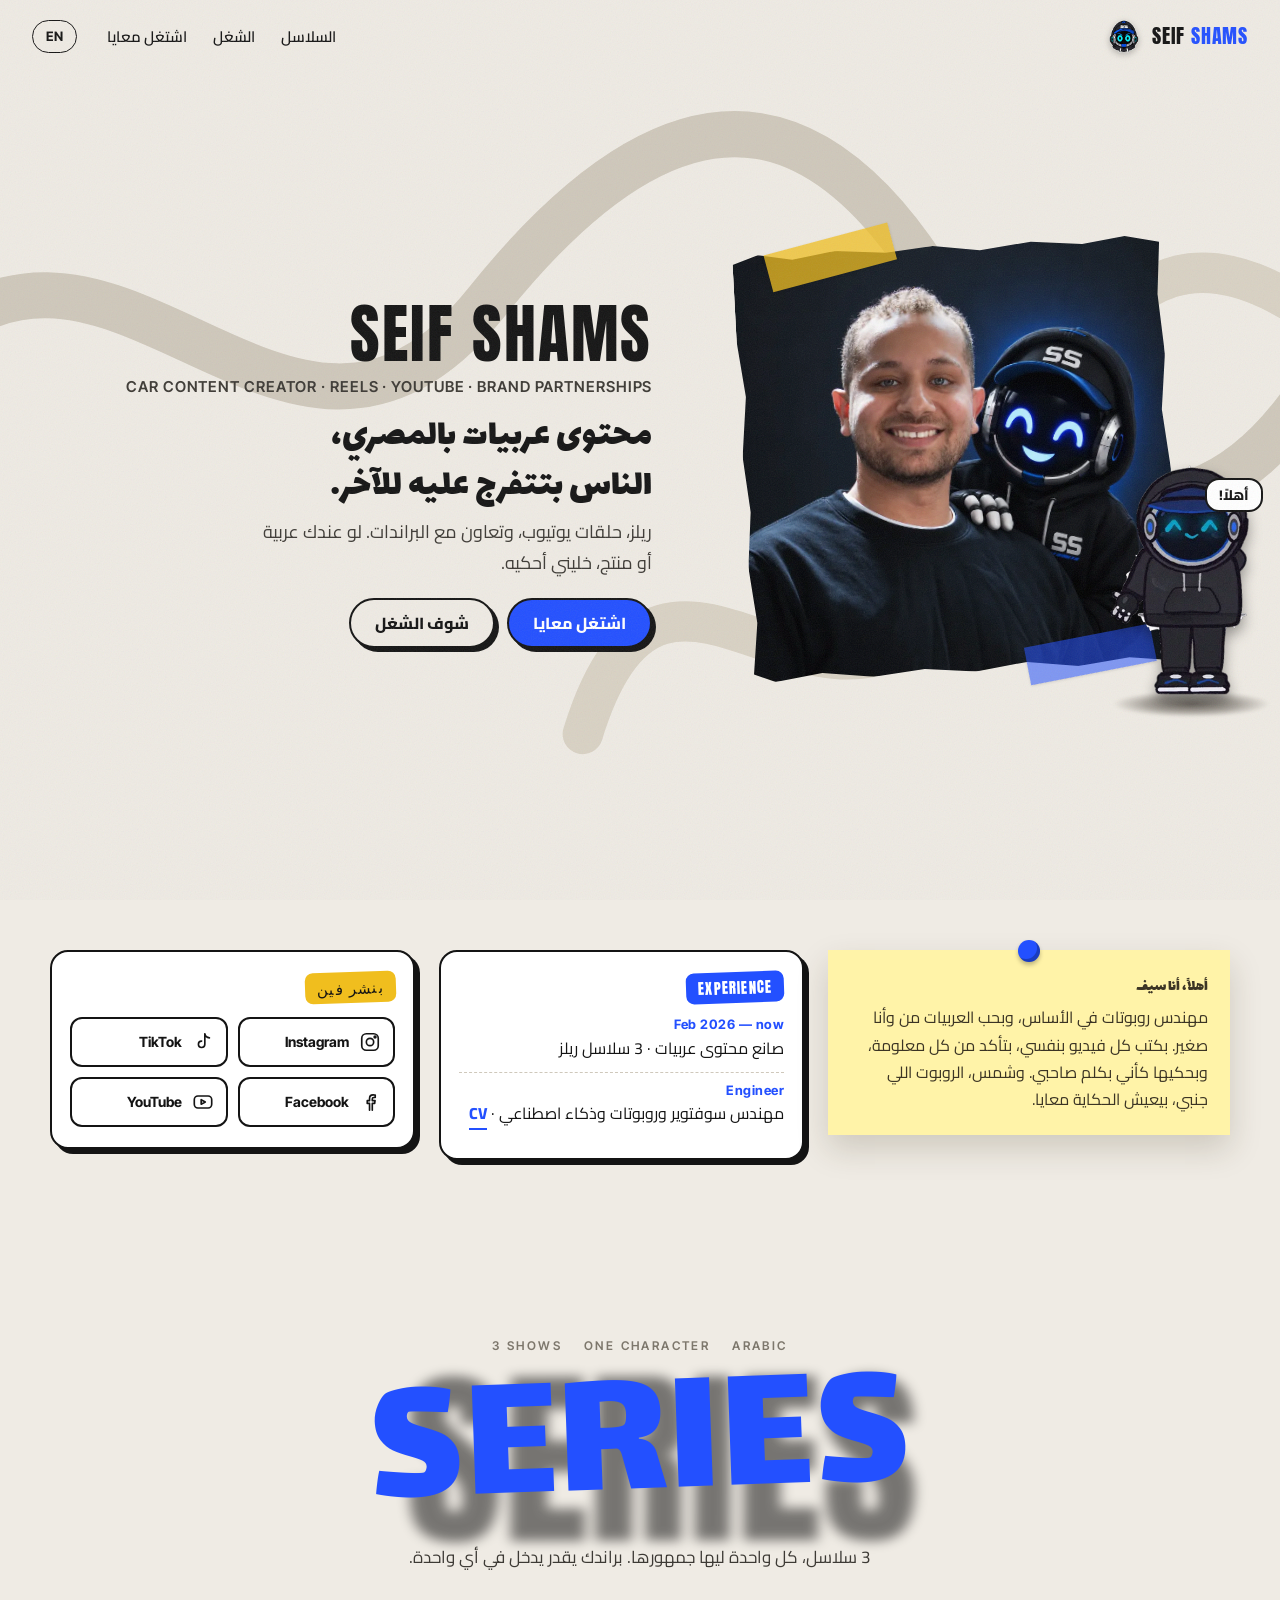
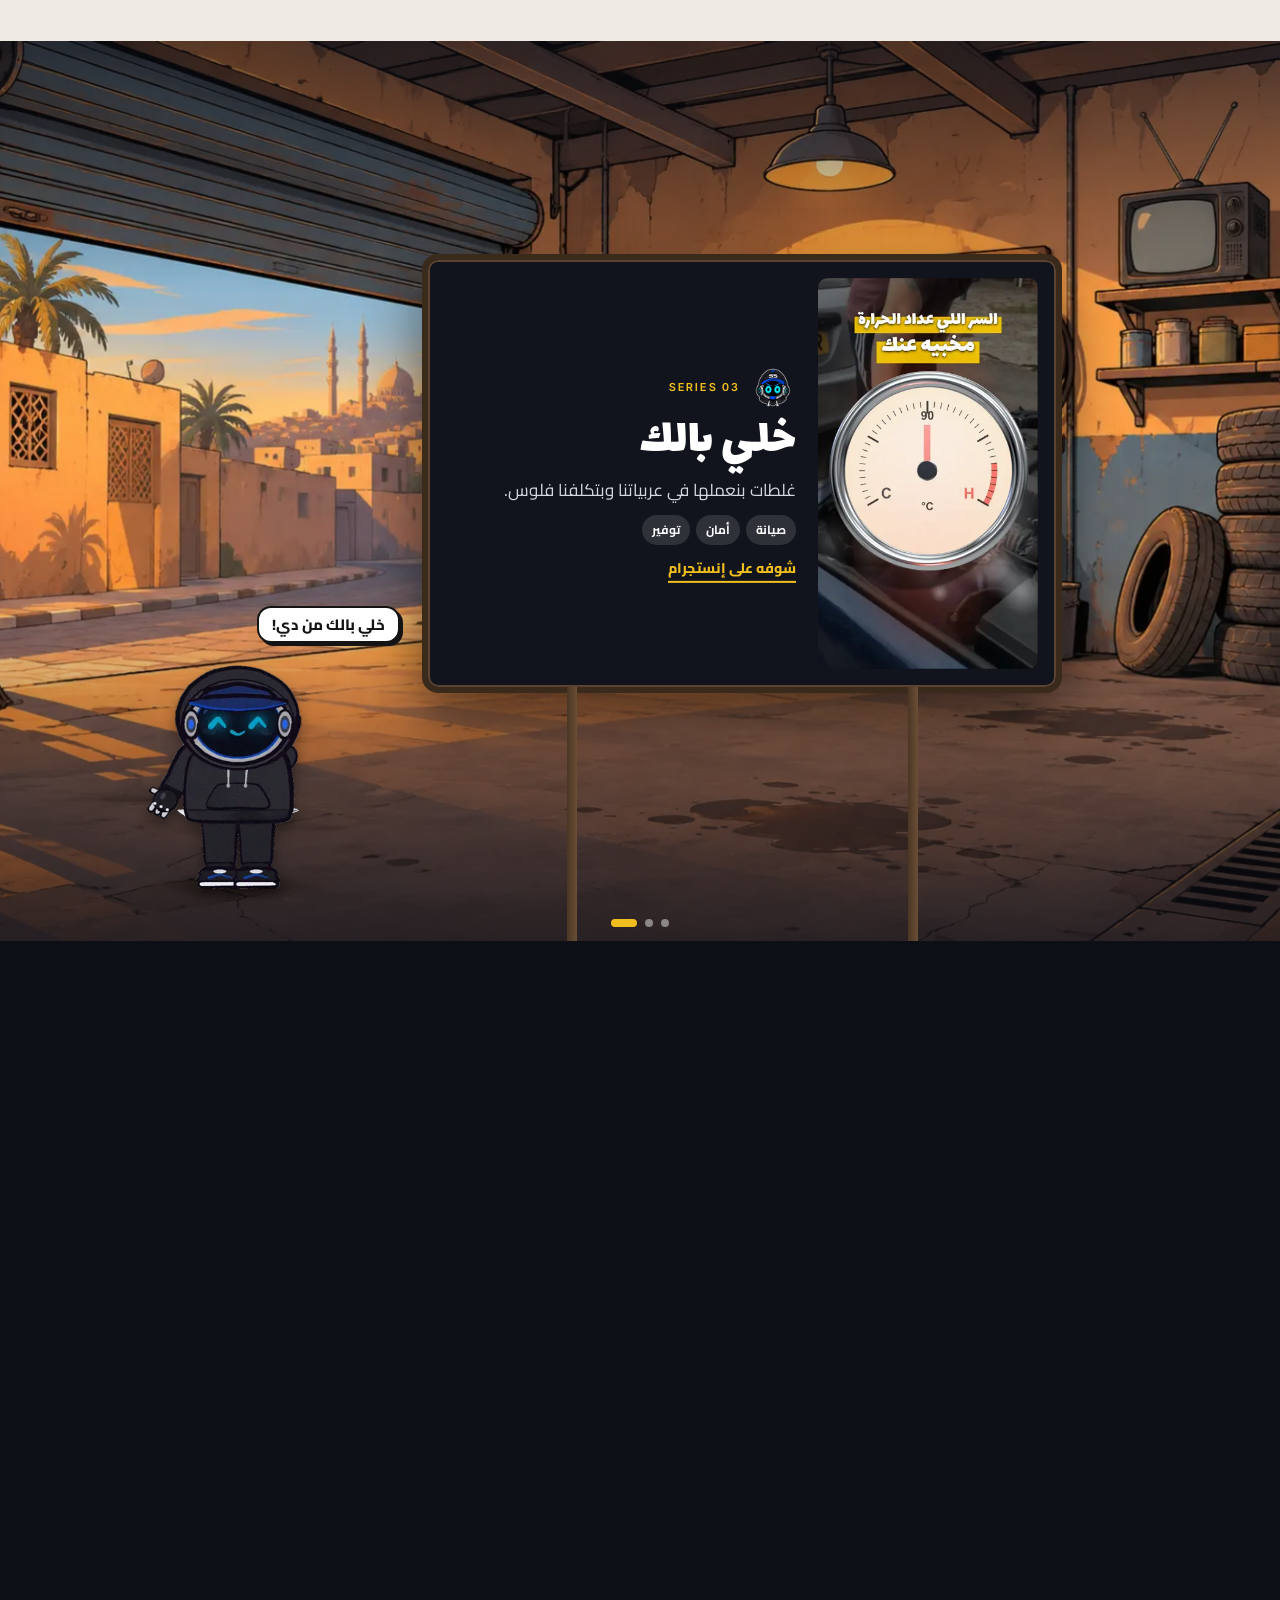
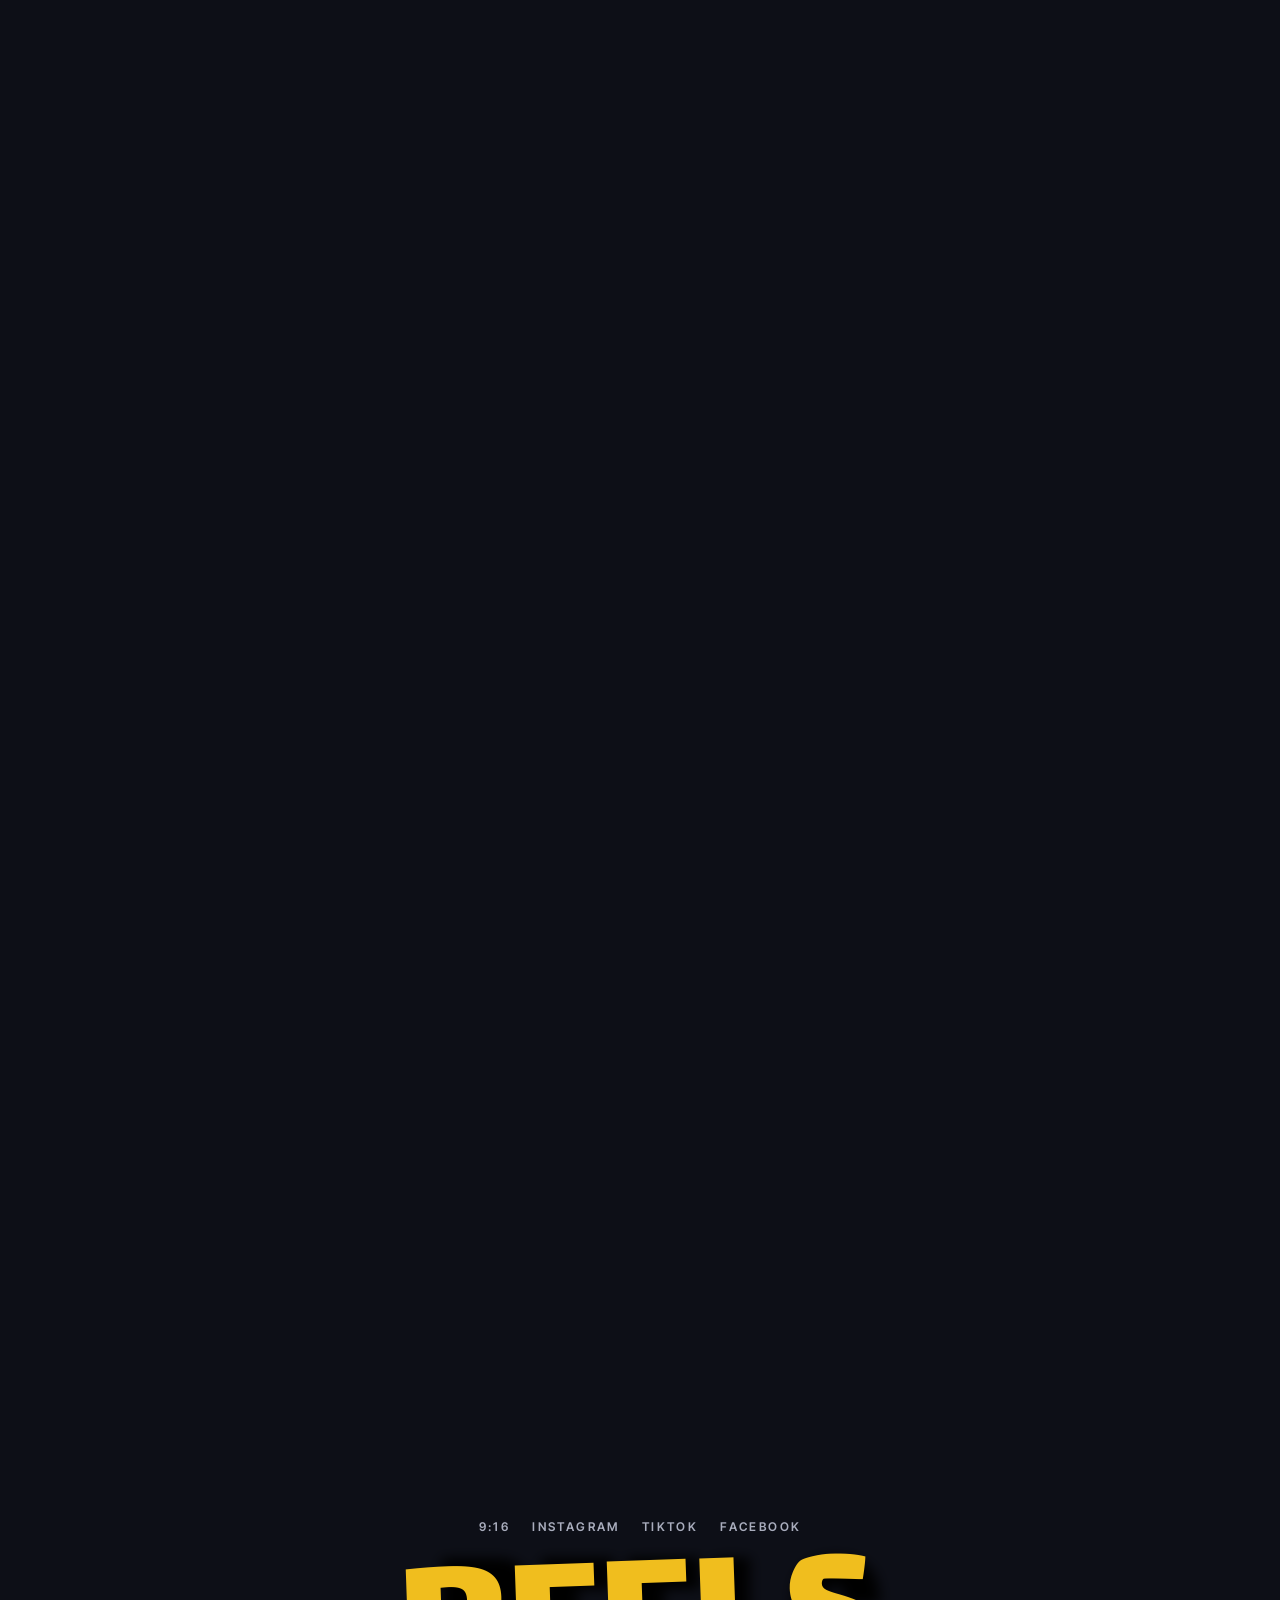
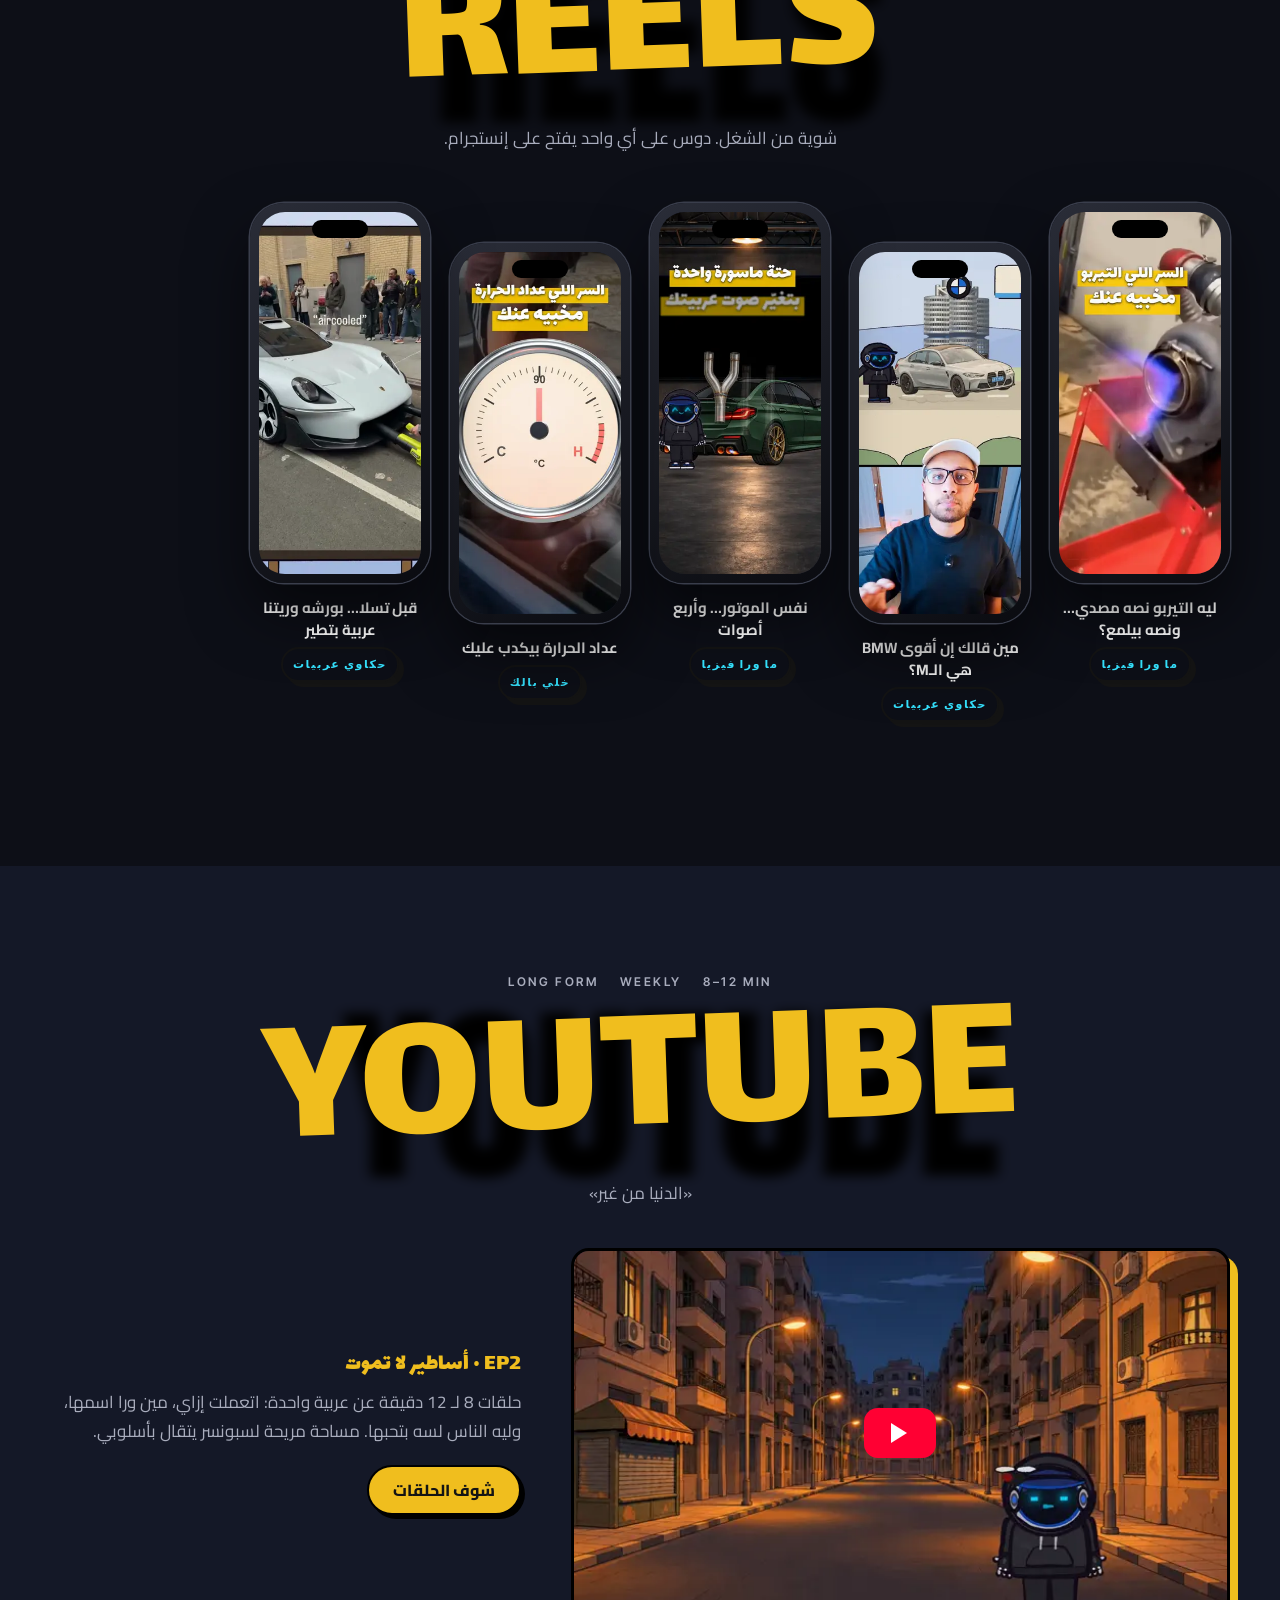
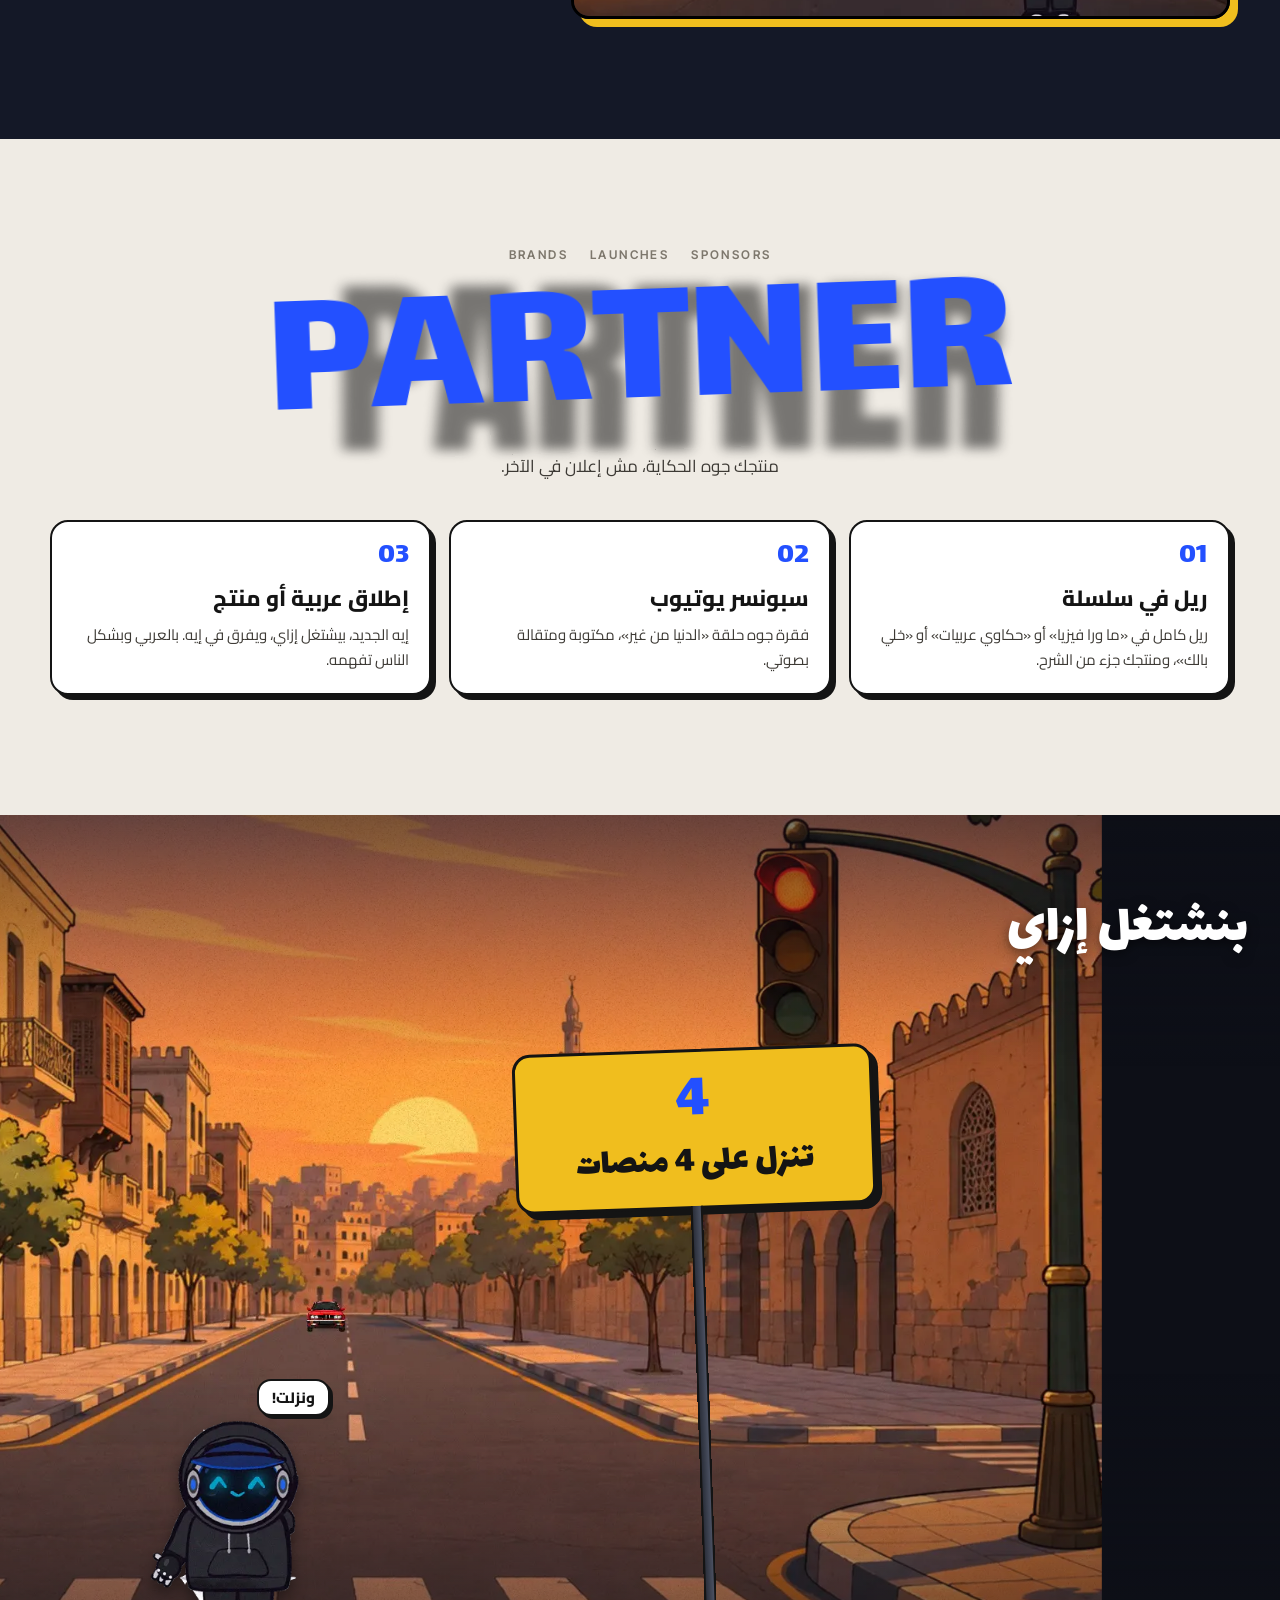
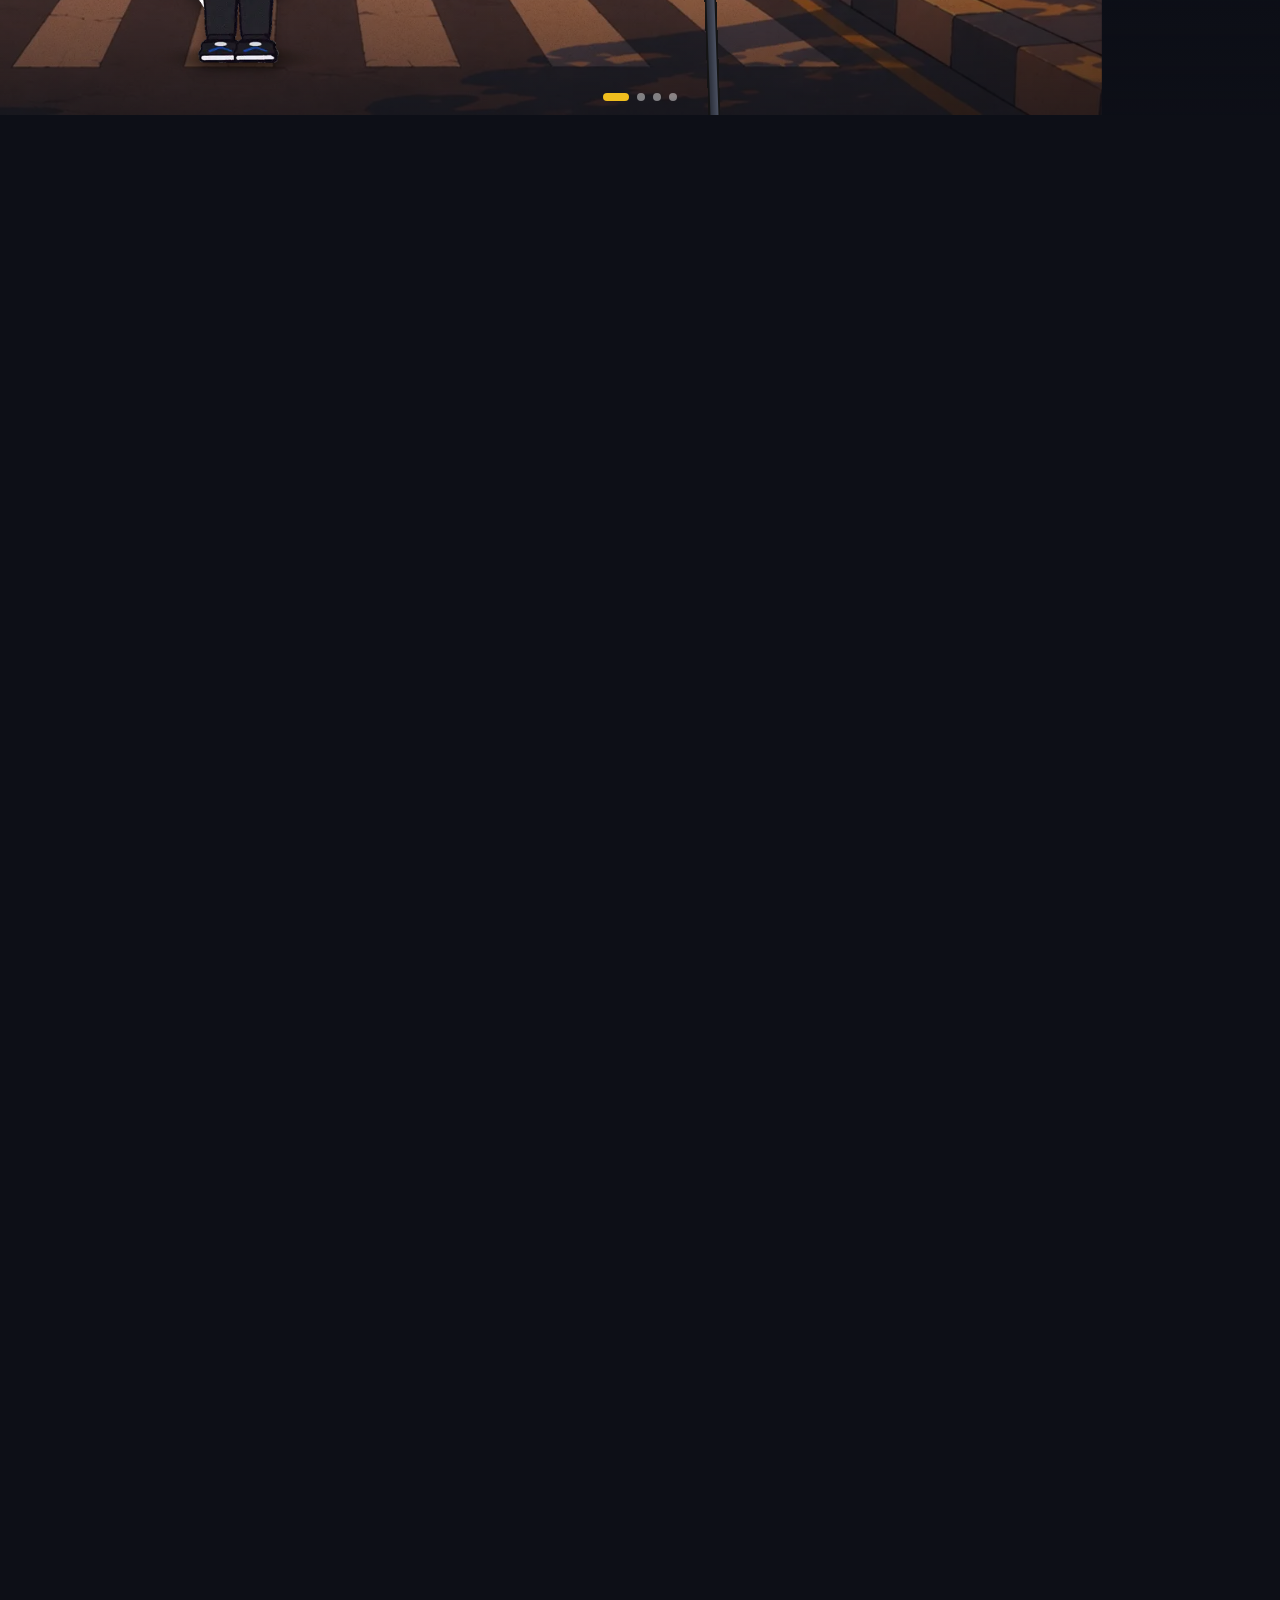
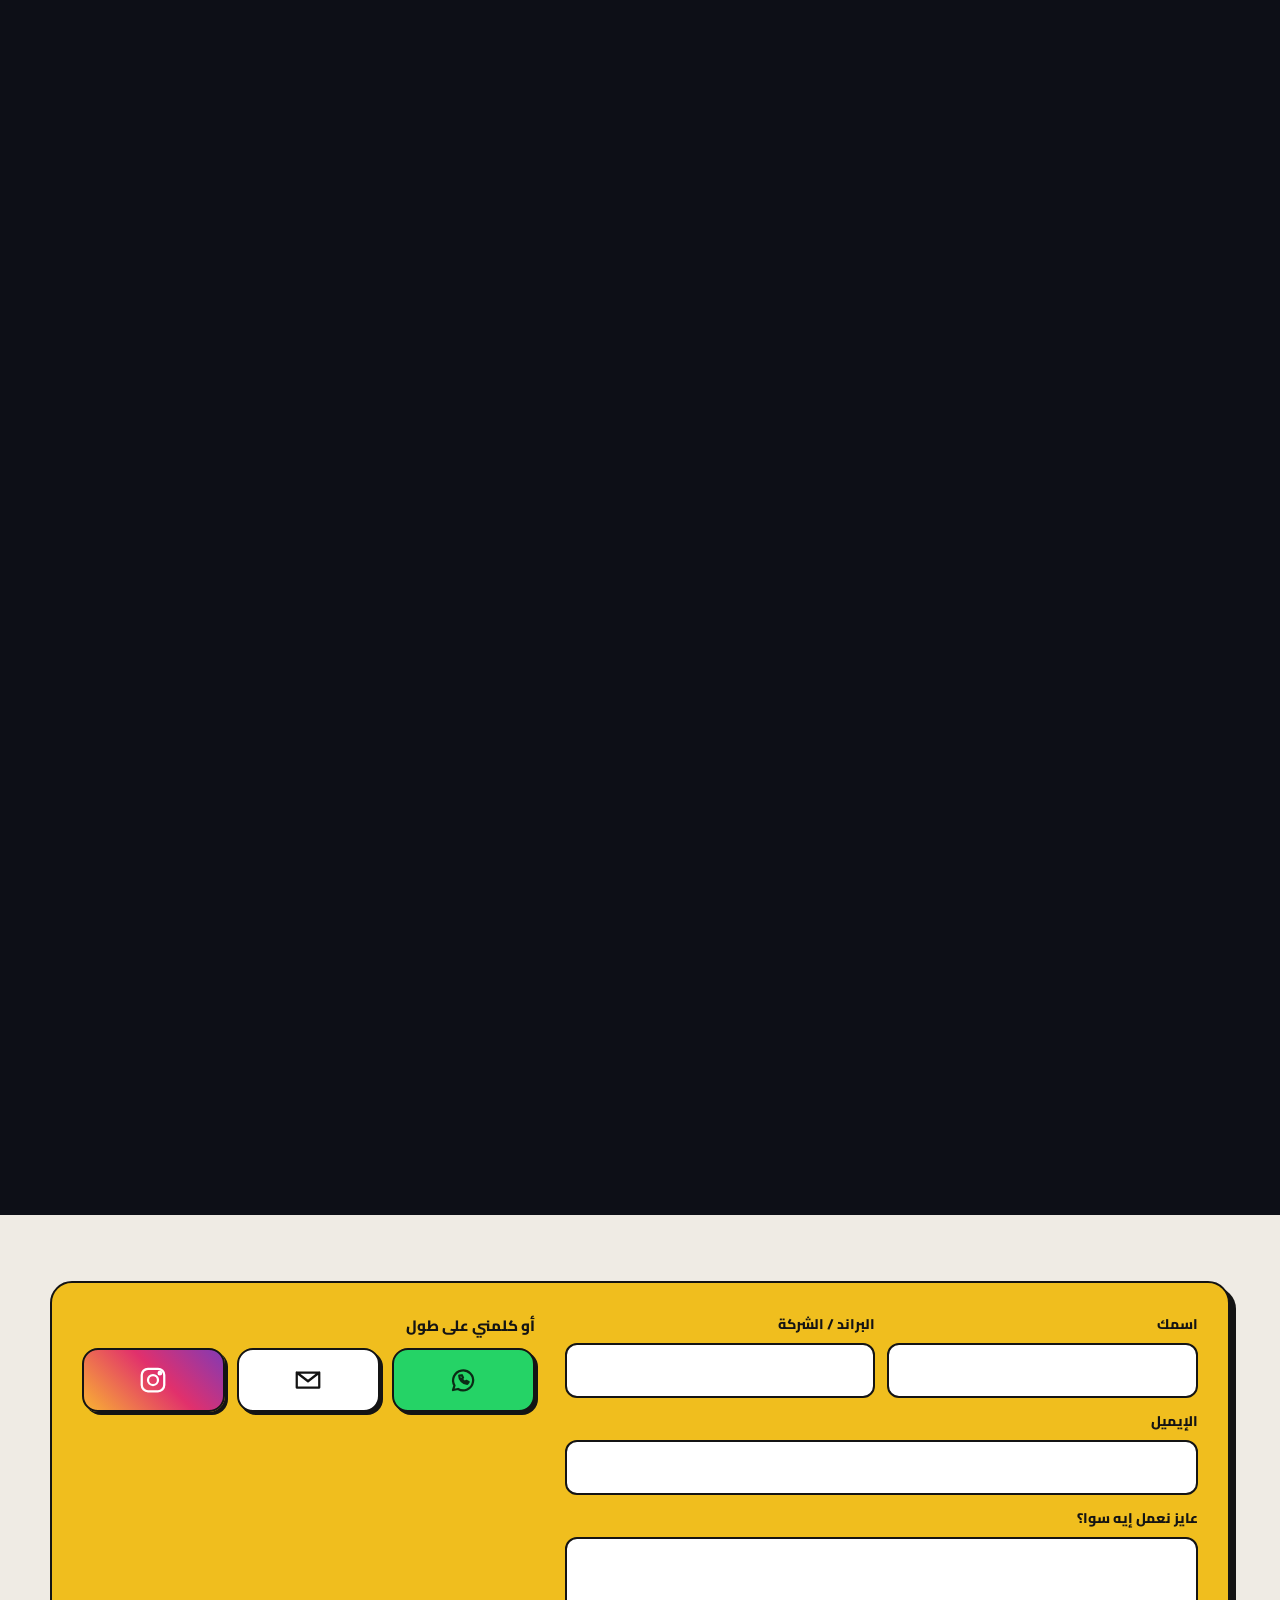
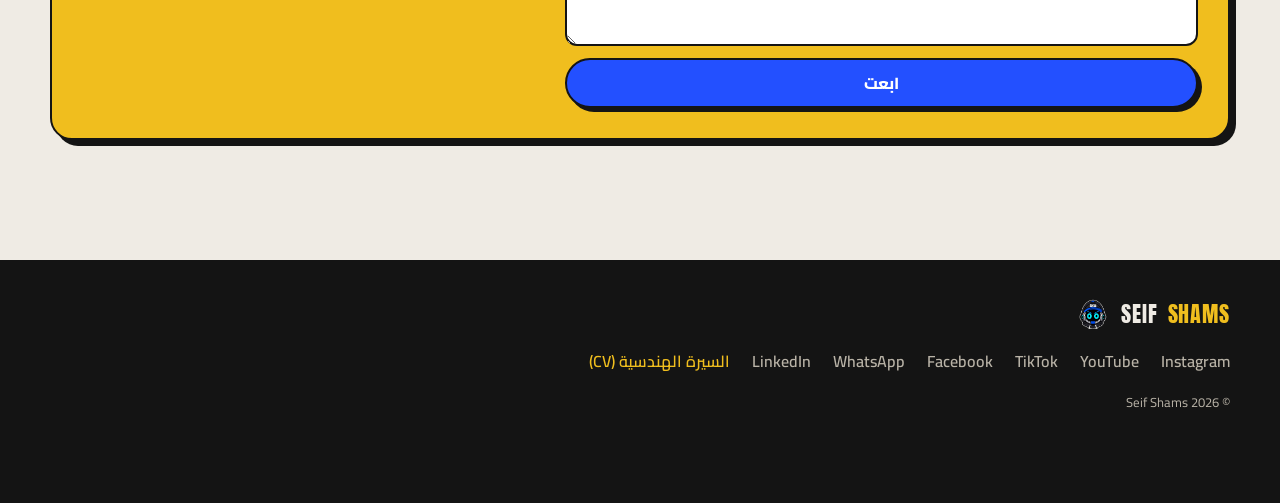
<file: index.html>
<!doctype html>
<html lang="ar" dir="rtl">
<head>
<meta charset="utf-8">
<meta name="viewport" content="width=device-width,initial-scale=1,viewport-fit=cover">
<title>Seif Shams — Portfolio</title>
<meta name="description" content="سيف شمس — محتوى عربيات بالمصري: ريلز، يوتيوب، وتعاون مع البراندات. Car content in Egyptian Arabic: reels, YouTube and brand partnerships.">
<meta name="theme-color" content="#efebe4">
<link rel="canonical" href="https://www.seifshams.com/">
<meta property="og:type" content="website">
<meta property="og:url" content="https://www.seifshams.com/">
<meta property="og:title" content="Seif Shams — Portfolio">
<meta property="og:description" content="محتوى عربيات بالمصري · Reels · YouTube · Brand partnerships">
<meta property="og:image" content="https://www.seifshams.com/assets/og.jpg">
<meta name="twitter:card" content="summary_large_image">
<link rel="icon" type="image/png" href="assets/favicon.png">
<link rel="apple-touch-icon" href="assets/apple-touch-icon.png">
<link rel="preload" as="image" href="assets/seif.webp" fetchpriority="high">
<link rel="preload" as="image" href="assets/sp_walk.webp">
<link rel="preconnect" href="https://fonts.googleapis.com">
<link rel="preconnect" href="https://fonts.gstatic.com" crossorigin>
<link href="https://fonts.googleapis.com/css2?family=Permanent+Marker&family=Anton&family=Lalezar&family=Cairo:wght@400;600;800&family=Inter+Tight:wght@400;600;800&display=swap" rel="stylesheet">
<link rel="stylesheet" href="style.css?v=12">
<script>document.documentElement.classList.add('js')</script>
</head>
<body>

<div class="grain" aria-hidden="true"></div>

<header class="bar">
  <a class="bar__brand" href="#top" aria-label="Seif Shams">
    <img src="assets/emblem.webp" alt="" width="40" height="40">
    <span>SEIF <b>SHAMS</b></span>
  </a>
  <nav class="bar__nav">
    <a href="#series" data-i18n="nav_series">السلاسل</a>
    <a href="#reels" data-i18n="nav_work">الشغل</a>
    <a href="#partner" data-i18n="nav_partner">اشتغل معايا</a>
  </nav>
  <button class="lang" id="lang" type="button" aria-label="Language">EN</button>
</header>

<main id="top">

<!-- 00 · COVER -->
<section class="cover" id="cover">
  <svg class="scribble s1" viewBox="0 0 600 200" aria-hidden="true"><path d="M10 120 C 90 20, 160 190, 240 90 S 380 10, 430 110 S 560 170, 590 60"/></svg>
  <svg class="scribble s2" viewBox="0 0 400 300" aria-hidden="true"><path d="M20 250 C 60 120, 140 300, 200 160 S 300 20, 380 90"/></svg>

  <div class="cover__stage">
    <figure class="photo">
      <img src="assets/seif.webp" alt="Seif Shams with Shams" width="800" height="800" fetchpriority="high">
      <span class="tape tape--a"></span><span class="tape tape--b"></span>
    </figure>
    <div class="shams" id="shams">
      <div class="shams__bubble" data-i18n="bubble_hi">أهلاً!</div>
      <span class="ground"></span>
      <div class="sprite" id="coverSprite"></div>
    </div>
  </div>

  <div class="cover__id">
    <h1 class="cover__name">SEIF SHAMS</h1>
    <p class="cover__role">Car Content Creator · Reels · YouTube · Brand Partnerships</p>
    <p class="cover__line" data-i18n="cover_line">محتوى عربيات بالمصري، الناس بتتفرج عليه للآخر.</p>
    <p class="cover__sub" data-i18n="cover_sub">ريلز، حلقات يوتيوب، وتعاون مع البراندات. لو عندك عربية أو منتج، خليني أحكيه.</p>
    <div class="cover__cta">
      <a class="btn btn--blue" href="#partner" data-i18n="cta_work">اشتغل معايا</a>
      <a class="btn btn--ink" href="#series" data-i18n="cta_see">شوف الشغل</a>
    </div>
  </div>
</section>

<!-- 01 · ABOUT -->
<section class="hello" id="about">
  <div class="wrap hello__grid">
    <div class="note reveal">
      <span class="pin"></span>
      <p class="note__hi" data-i18n="hello_hi">أهلاً، أنا سيف</p>
      <p data-i18n="hello_p">مهندس روبوتات في الأساس، وبحب العربيات من وأنا صغير. بكتب كل فيديو بنفسي، بتأكد من كل معلومة، وبحكيها كأني بكلم صاحبي. وشمس، الروبوت اللي جنبي، بيعيش الحكاية معايا.</p>
    </div>

    <div class="block reveal">
      <h3 class="tag tag--blue">EXPERIENCE</h3>
      <ul class="xp">
        <li><b>Feb 2026 — now</b><span data-i18n="xp_1">صانع محتوى عربيات · 3 سلاسل ريلز</span></li>
        <li><b>Engineer</b><span><span data-i18n="xp_3">مهندس سوفتوير وروبوتات وذكاء اصطناعي</span> · <a href="/seif.shams-resume.pdf" target="_blank" rel="noopener">CV</a></span></li>
      </ul>
    </div>

    <div class="block reveal">
      <h3 class="tag tag--yellow" data-i18n="where_h">بنشر فين</h3>
      <ul class="where">
        <li><a href="https://www.instagram.com/seif.shamss/" target="_blank" rel="noopener"><svg viewBox="0 0 24 24"><rect x="3" y="3" width="18" height="18" rx="5"/><circle cx="12" cy="12" r="4"/><circle cx="17.5" cy="6.5" r="1"/></svg><span>Instagram</span></a></li>
        <li><a href="https://www.tiktok.com/@seif.shamss5" target="_blank" rel="noopener"><svg viewBox="0 0 24 24"><path d="M14 3v11.5a3.5 3.5 0 1 1-3.5-3.5M14 3c.5 2.6 2.2 4.2 5 4.5"/></svg><span>TikTok</span></a></li>
        <li><a href="https://www.facebook.com/share/1BhuEBt1Fe/" target="_blank" rel="noopener"><svg viewBox="0 0 24 24"><path d="M14.5 21v-7.5h2.6l.4-3h-3V8.6c0-.9.3-1.5 1.6-1.5h1.6V4.4c-.3 0-1.2-.1-2.3-.1-2.3 0-3.9 1.4-3.9 4v2.2H9v3h2.5V21"/></svg><span>Facebook</span></a></li>
        <li><a href="https://www.youtube.com/@seif.shamss" target="_blank" rel="noopener"><svg viewBox="0 0 24 24"><rect x="2.5" y="5.5" width="19" height="13" rx="4"/><path d="M10 9.5v5l4.5-2.5z"/></svg><span>YouTube</span></a></li>
      </ul>
    </div>
  </div>
</section>


<!-- 02 · SERIES — Shams walks through each show's world -->
<section class="paper paper--title" id="series">
  <div class="wrap">
    <div class="title title--ink reveal">
      <div class="title__line"><span>3 SHOWS</span><span>ONE CHARACTER</span><span>ARABIC</span></div>
      <h2 class="big" data-t="SERIES">SERIES</h2>
      <p class="title__sub" data-i18n="series_sub">3 سلاسل، كل واحدة ليها جمهورها. براندك يقدر يدخل في أي واحدة.</p>
    </div>
  </div>
</section>
<section class="scene scene--series" id="seriesScene" data-scene="series">
  <div class="scene__pin">
    <div class="scene__bgs">
      <img class="scene__bg on" src="assets/s_physics.webp" alt="">
      <img class="scene__bg" src="assets/s_hakawi.webp" alt="">
      <img class="scene__bg" src="assets/s_careful.webp" alt="">
    </div>
    <div class="scene__shade"></div>
    <div class="scene__track" id="seriesTrack"></div>
    <div class="actor" data-actor>
          <div class="actor__bubble"></div>
          <span class="ground"></span>
          <div class="sprite"></div>
        </div>
    <div class="scene__dots"><i class="on"></i><i></i><i></i></div>
  </div>
</section>

<!-- 03 · REELS -->
<section class="dark" id="reels">
  <div class="wrap">
    <div class="title reveal">
      <div class="title__line"><span>9:16</span><span>INSTAGRAM</span><span>TIKTOK</span><span>FACEBOOK</span></div>
      <h2 class="big" data-t="REELS">REELS</h2>
      <p class="title__sub" data-i18n="reels_sub">شوية من الشغل. دوس على أي واحد يفتح على إنستجرام.</p>
    </div>
  </div>
  <div class="phones" id="phones"></div>
</section>

<!-- 04 · YOUTUBE -->
<section class="dark dark--2" id="youtube">
  <div class="wrap">
    <div class="title reveal">
      <div class="title__line"><span>LONG FORM</span><span>WEEKLY</span><span>8–12 MIN</span></div>
      <h2 class="big" data-t="YOUTUBE">YOUTUBE</h2>
      <p class="title__sub">«الدنيا من غير»</p>
    </div>
    <div class="yt">
      <a class="tv reveal" href="https://www.youtube.com/@seif.shamss" target="_blank" rel="noopener" aria-label="YouTube">
        <div class="tv__screen">
          <video data-lazy muted loop playsinline preload="none" poster="assets/yt_ep2.webp">
            <source data-src="assets/yt_ep2.mp4" type="video/mp4">
          </video>
          <span class="tv__play"></span>
        </div>
      </a>
      <div class="yt__text reveal">
        <p class="yt__ep">EP2 · أساطير لا تموت</p>
        <p data-i18n="yt_p">حلقات 8 لـ 12 دقيقة عن عربية واحدة: اتعملت إزاي، مين ورا اسمها، وليه الناس لسه بتحبها. مساحة مريحة لسبونسر يتقال بأسلوبي.</p>
        <a class="btn btn--yellow" href="https://www.youtube.com/@seif.shamss" target="_blank" rel="noopener" data-i18n="yt_cta">شوف الحلقات</a>
      </div>
    </div>
  </div>
</section>

<!-- 05 · PARTNER -->
<section class="paper paper--work" id="partner">
  <div class="wrap">
    <div class="title title--ink reveal">
      <div class="title__line"><span>BRANDS</span><span>LAUNCHES</span><span>SPONSORS</span></div>
      <h2 class="big" data-t="PARTNER">PARTNER</h2>
      <p class="title__sub" data-i18n="partner_sub">منتجك جوه الحكاية، مش إعلان في الآخر.</p>
    </div>

    <div class="offers">
      <article class="offer reveal"><span>01</span><h3 data-i18n="o1_h">ريل في سلسلة</h3><p data-i18n="o1_p">ريل كامل في «ما ورا فيزيا» أو «حكاوي عربيات» أو «خلي بالك»، ومنتجك جزء من الشرح.</p></article>
      <article class="offer reveal"><span>02</span><h3 data-i18n="o2_h">سبونسر يوتيوب</h3><p data-i18n="o2_p">فقرة جوه حلقة «الدنيا من غير»، مكتوبة ومتقالة بصوتي.</p></article>
      <article class="offer reveal"><span>03</span><h3 data-i18n="o3_h">إطلاق عربية أو منتج</h3><p data-i18n="o3_p">إيه الجديد، بيشتغل إزاي، ويفرق في إيه. بالعربي وبشكل الناس تفهمه.</p></article>
    </div>

    <!-- how we work: walk the street, one sign per step -->
  </div>
</section>
<section class="scene scene--steps" id="stepsScene" data-scene="steps">
  <div class="scene__pin">
    <div class="scene__bgs"><img class="scene__bg on scene__bg--pan" src="assets/hero.webp" alt=""></div>
    <div class="scene__shade"></div>
    <p class="scene__label" data-i18n="steps_h">بنشتغل إزاي</p>
    <div class="scene__track" id="stepsTrack">
      <div class="sign"><b>1</b><span data-i18n="st_1">ابعتلي البريف</span></div>
      <div class="sign"><b>2</b><span data-i18n="st_2">أكتب الفكرة بأسلوبي</span></div>
      <div class="sign"><b>3</b><span data-i18n="st_3">توافق عليها</span></div>
      <div class="sign"><b>4</b><span data-i18n="st_4">تنزل على 4 منصات</span></div>
    </div>
    <div class="actor" data-actor>
          <div class="actor__bubble"></div>
          <span class="ground"></span>
          <div class="sprite"></div>
        </div>
    <div class="scene__dots"><i class="on"></i><i></i><i></i><i></i></div>
  </div>
</section>
<section class="paper paper--work paper--tail">
  <div class="wrap">
    <div class="contact reveal">
      <form class="form" name="collab" method="POST" action="https://formsubmit.co/seif.shams6655@gmail.com">
        <input type="hidden" name="_subject" value="Collab — seifshams.com">
        <input type="hidden" name="_captcha" value="false">
        <input type="hidden" name="_next" value="https://seifshams.com/thanks.html">
        <p class="hp"><label>Don’t fill <input name="_honey"></label></p>
        <div class="form__row">
          <label><span data-i18n="f_name">اسمك</span><input name="name" required autocomplete="name"></label>
          <label><span data-i18n="f_brand">البراند / الشركة</span><input name="brand" autocomplete="organization"></label>
        </div>
        <label><span data-i18n="f_email">الإيميل</span><input name="email" type="email" required autocomplete="email" dir="ltr"></label>
        <label><span data-i18n="f_msg">عايز نعمل إيه سوا؟</span><textarea name="message" rows="3" required></textarea></label>
        <button class="btn btn--blue btn--wide" type="submit" data-i18n="f_send">ابعت</button>
      </form>
      <div class="direct">
        <p class="direct__h" data-i18n="direct_h">أو كلمني على طول</p>
        <div class="icons">
          <a class="ico ico--wa" href="https://wa.me/491788199827?text=%D8%A3%D9%87%D9%84%D8%A7%D9%8B%20%D8%B3%D9%8A%D9%81%D8%8C%20%D8%AC%D8%A7%D9%8A%20%D9%85%D9%86%20%D9%85%D9%88%D9%82%D8%B9%D9%83%20%D9%88%D8%B9%D8%A7%D9%8A%D8%B2%20%D9%86%D8%AA%D9%83%D9%84%D9%85%20%D8%B9%D9%86%20%D8%AA%D8%B9%D8%A7%D9%88%D9%86" target="_blank" rel="noopener" aria-label="WhatsApp" title="WhatsApp"><svg viewBox="0 0 24 24"><path d="M4 20l1.2-3.6A8 8 0 1 1 8 19.2z"/><path d="M9 8.5c0 3.2 2.8 6.5 6.4 6.5l1.1-1.4-1.9-.9-.8.9c-1.2-.5-2.2-1.5-2.7-2.7l.9-.8-.9-1.9z"/></svg></a>
          <a class="ico ico--mail" href="mailto:seif.shams6655@gmail.com?subject=Collab%20%E2%80%94%20Seif%20Shams" aria-label="Email" title="Email"><svg viewBox="0 0 24 24"><path d="M3 6h18v12H3z M3 6l9 7 9-7"/></svg></a>
          <a class="ico ico--ig" href="https://ig.me/m/seif.shamss" target="_blank" rel="noopener" aria-label="Instagram DM" title="Instagram DM"><svg viewBox="0 0 24 24"><rect x="3" y="3" width="18" height="18" rx="5"/><circle cx="12" cy="12" r="4"/><circle cx="17.5" cy="6.5" r="1"/></svg></a>
        </div>
      </div>
    </div>
  </div>
</section>

</main>

<footer class="foot">
  <div class="wrap foot__wrap">
    <span class="foot__brand"><img src="assets/emblem.webp" alt="" width="36" height="36"> SEIF <b>SHAMS</b></span>
    <nav class="foot__links">
      <a href="https://www.instagram.com/seif.shamss/" target="_blank" rel="noopener">Instagram</a>
      <a href="https://www.youtube.com/@seif.shamss" target="_blank" rel="noopener">YouTube</a>
      <a href="https://www.tiktok.com/@seif.shamss5" target="_blank" rel="noopener">TikTok</a>
      <a href="https://www.facebook.com/share/1BhuEBt1Fe/" target="_blank" rel="noopener">Facebook</a>
      <a href="https://wa.me/491788199827" target="_blank" rel="noopener">WhatsApp</a>
      <a href="https://www.linkedin.com/in/seifeldin-shamseldin-954157178" target="_blank" rel="noopener">LinkedIn</a>
      <a href="/seif.shams-resume.pdf" target="_blank" rel="noopener" class="foot__cv" data-i18n="cv">السيرة الهندسية (CV)</a>
    </nav>
    <p class="foot__c">© 2026 Seif Shams</p>
  </div>
</footer>


<script src="main.js?v=13" defer></script>
</body>
</html>
</file>
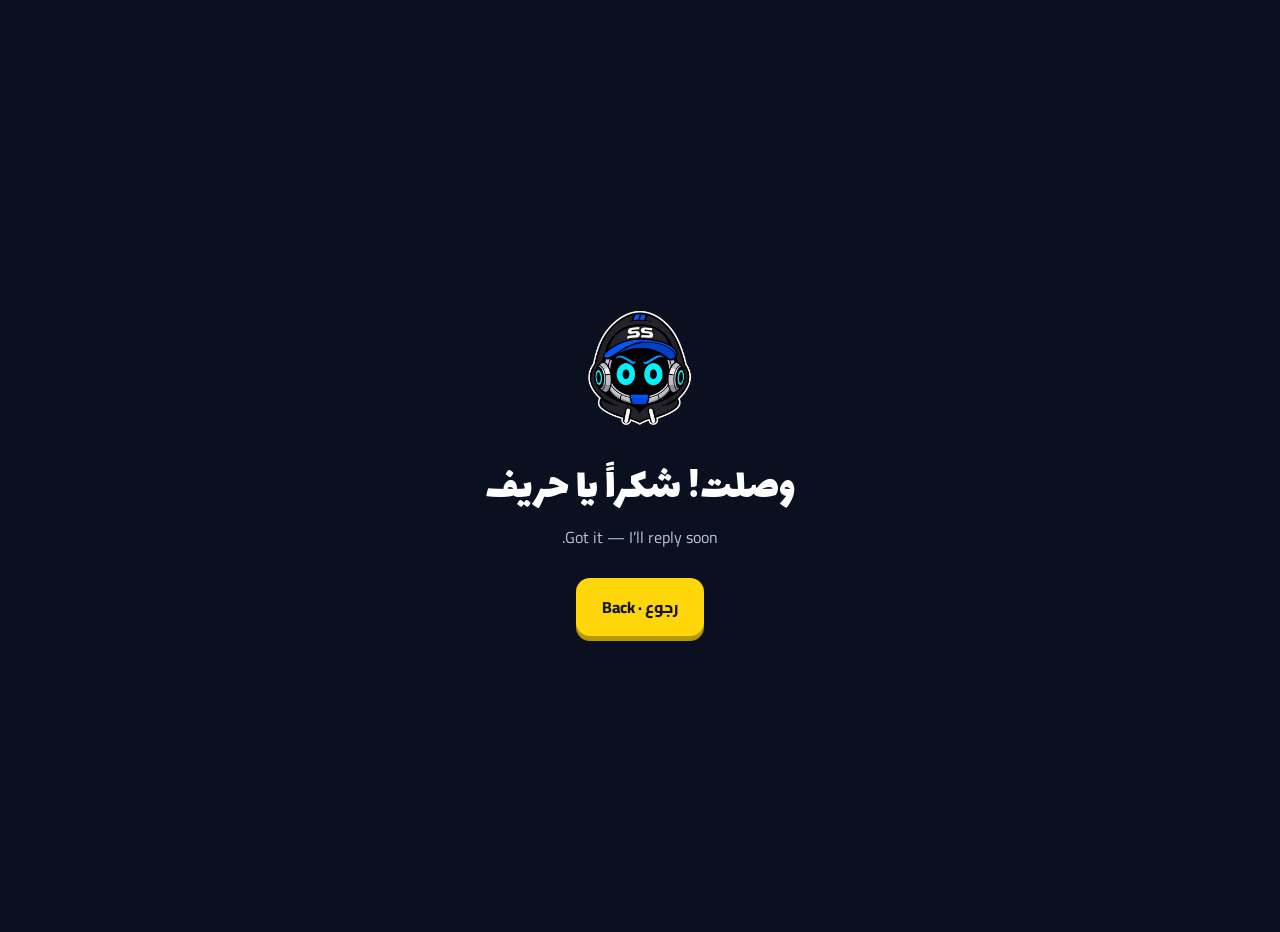
<file: thanks.html>
<!doctype html>
<html lang="ar" dir="rtl">
<head>
<meta charset="utf-8">
<meta name="viewport" content="width=device-width,initial-scale=1">
<title>Thanks — Seif Shams</title>
<link rel="icon" type="image/png" href="assets/favicon.png">
<link href="https://fonts.googleapis.com/css2?family=Lalezar&family=Cairo:wght@600;800&display=swap" rel="stylesheet">
<style>
  body { margin: 0; min-height: 100svh; display: grid; place-items: center; background: #0b1020; color: #fff; font-family: Cairo, system-ui, sans-serif; text-align: center; padding: 16px; }
  img { width: 140px; animation: pop .6s cubic-bezier(.3,1.6,.5,1) both; }
  h1 { font: 400 44px/1.2 Lalezar, Cairo, sans-serif; margin: 18px 0 6px; }
  p { color: #b7bfd6; margin: 0 0 26px; }
  a { display: inline-block; background: #ffd60a; color: #1b1712; font-weight: 800; padding: 14px 26px; border-radius: 14px; text-decoration: none; box-shadow: 0 5px 0 #b89600; }
  @keyframes pop { from { transform: scale(0); } }
</style>
</head>
<body>
  <div>
    <img src="assets/emblem.webp" alt="">
    <h1>وصلت! شكراً يا حريف</h1>
    <p>Got it — I’ll reply soon.</p>
    <a href="/">رجوع · Back</a>
  </div>
</body>
</html>
</file>
<file: style.css>
/* seifshams.com — portfolio
   paper + marker, in Shams' colours: cap blue, mustard yellow, ink */

:root {
  --paper: #efebe4;
  --paper-2: #e6e0d5;
  --ink: #141414;
  --ink-2: #3d3a35;
  --blue: #2350ff;
  --yellow: #f0be1e;
  --cyan: #35e3ff;
  --dark: #0d0f17;
  --dark-2: #141827;
  --muted: #a9adbd;
  --ease: cubic-bezier(.2, .9, .2, 1);
  --gutter: 16px;
  --bar: 60px;
  --ar: "Cairo", system-ui, sans-serif;
  --ar-display: "Lalezar", "Cairo", system-ui, sans-serif;
  --en: "Inter Tight", system-ui, sans-serif;
  --marker: "Permanent Marker", "Lalezar", cursive;
  --cond: "Anton", "Inter Tight", sans-serif;
}

*, *::before, *::after { box-sizing: border-box; margin: 0; padding: 0; }
html { scroll-behavior: smooth; -webkit-text-size-adjust: 100%; }
body {
  background: var(--paper);
  color: var(--ink);
  font-family: var(--ar);
  font-size: 16px;
  line-height: 1.7;
  overflow-x: hidden;
  -webkit-font-smoothing: antialiased;
}
html[lang="en"] body { font-family: var(--en); }
img, video { display: block; max-width: 100%; }
a { color: inherit; text-decoration: none; }
button { font: inherit; color: inherit; border: 0; background: none; cursor: pointer; }
ul { list-style: none; }
.wrap { width: min(1180px, 100% - var(--gutter) * 2); margin-inline: auto; }

/* paper grain over everything */
.grain {
  position: fixed; inset: 0; z-index: 60; pointer-events: none; opacity: .09;
  background-image: url("data:image/svg+xml,%3Csvg xmlns='http://www.w3.org/2000/svg' width='180' height='180'%3E%3Cfilter id='n'%3E%3CfeTurbulence type='fractalNoise' baseFrequency='.85' numOctaves='3' stitchTiles='stitch'/%3E%3C/filter%3E%3Crect width='100%25' height='100%25' filter='url(%23n)'/%3E%3C/svg%3E");
  animation: grain 1.2s steps(4) infinite;
}
@keyframes grain { 25% { background-position: -40px 20px; } 50% { background-position: 30px -50px; } 75% { background-position: -20px -30px; } }


/* ── bar ── */
.bar {
  position: fixed; inset: 0 0 auto; z-index: 50; height: var(--bar);
  display: flex; align-items: center; gap: 12px;
  padding: env(safe-area-inset-top) max(var(--gutter), env(safe-area-inset-right)) 0 max(var(--gutter), env(safe-area-inset-left));
  transition: background .3s, color .3s;
}
.bar.solid { background: rgba(239, 235, 228, .86); backdrop-filter: blur(10px); -webkit-backdrop-filter: blur(10px); }
.bar.on-dark { color: #fff; }
.bar.on-dark.solid { background: rgba(13, 15, 23, .82); }
.bar__brand { display: flex; align-items: center; gap: 8px; font: 400 20px/1 var(--cond); letter-spacing: .04em; direction: ltr; }
.bar__brand img { width: 40px; height: 40px; filter: drop-shadow(0 2px 3px rgba(0, 0, 0, .25)); transition: transform .4s cubic-bezier(.3, 1.6, .5, 1); }
.bar__brand:hover img { transform: rotate(-10deg) scale(1.08); }
.bar__brand b { font-weight: 400; color: var(--blue); }
.bar.on-dark .bar__brand b { color: var(--cyan); }
.bar__nav { display: none; margin-inline-start: auto; gap: 26px; font: 600 15px/1 var(--en); }
html[lang="ar"] .bar__nav { font-family: var(--ar); }
.bar__nav a { position: relative; }
.bar__nav a::after { content: ""; position: absolute; inset: auto 0 -6px; height: 3px; background: var(--yellow); transform: scaleX(0); transition: transform .3s var(--ease); }
.bar__nav a:hover::after { transform: scaleX(1); }
.lang { margin-inline-start: auto; font: 700 13px/1 var(--en); padding: 9px 13px; border-radius: 999px; border: 1.5px solid currentColor; }
.lang:hover { background: var(--ink); color: var(--paper); border-color: var(--ink); }

/* ── buttons ── */
.btn {
  display: inline-flex; align-items: center; justify-content: center;
  min-height: 50px; padding: 0 24px; border-radius: 999px;
  font-weight: 800; font-size: 16px; line-height: 1;
  border: 2px solid var(--ink);
  transition: transform .2s var(--ease), box-shadow .2s;
  box-shadow: 4px 4px 0 var(--ink);
}
.btn:hover { transform: translate(-2px, -2px); box-shadow: 6px 6px 0 var(--ink); }
.btn:active { transform: translate(2px, 2px); box-shadow: 1px 1px 0 var(--ink); }
.btn--blue { background: var(--blue); color: #fff; }
.btn--ink { background: var(--paper); color: var(--ink); }
.btn--yellow { background: var(--yellow); color: var(--ink); }
.dark .btn { border-color: #000; box-shadow: 4px 4px 0 #000; }
.btn--wide { width: 100%; }

/* ── cover ── */
.cover { position: relative; min-height: 100svh; padding: calc(var(--bar) + 18px) 0 40px; overflow: hidden; }
.scribble { position: absolute; fill: none; stroke: #cfc8bb; stroke-width: 18; stroke-linecap: round; pointer-events: none; }
.scribble path { stroke-dasharray: 1400; stroke-dashoffset: 1400; transition: stroke-dashoffset 1.6s var(--ease) .3s; }
.ready .scribble path { stroke-dashoffset: 0; }
.s1 { width: 120%; top: 8%; left: -10%; }
.s2 { width: 70%; bottom: 6%; right: -12%; stroke: #d9d2c4; }

.cover__stage { position: relative; width: min(560px, 100% - var(--gutter) * 2); margin-inline: auto; padding-bottom: 6%; }
.photo {
  position: relative; width: 78%; margin-inline: auto; aspect-ratio: 1;
  transform: rotate(-3deg) translateY(30px); opacity: 0;
  transition: transform 1s var(--ease) .1s, opacity .6s .1s;
}
.ready .photo { transform: rotate(-3deg); opacity: 1; }
.photo img {
  width: 100%; height: 100%; object-fit: cover;
  clip-path: polygon(0 2%, 6% 0, 14% 1.5%, 24% 0, 36% 1%, 47% 0, 58% 1.6%, 70% .2%, 82% 1.4%, 92% 0, 100% 1.8%, 99% 14%, 100% 28%, 98.6% 41%, 100% 55%, 99% 68%, 100% 81%, 98.8% 92%, 100% 100%, 88% 98.6%, 76% 100%, 64% 98.4%, 52% 100%, 40% 98.8%, 28% 100%, 16% 98.5%, 5% 100%, 0 98%, 1.4% 86%, 0 73%, 1.2% 60%, 0 47%, 1.5% 33%, 0 20%);
  filter: drop-shadow(0 18px 30px rgba(0, 0, 0, .25));
}
.tape { position: absolute; width: 30%; height: 9%; background: rgba(240, 190, 30, .75); box-shadow: 0 1px 3px rgba(0, 0, 0, .12); }
.tape--a { top: -3%; left: 8%; transform: rotate(-12deg); }
.tape--b { bottom: -2%; right: 6%; transform: rotate(-8deg); background: rgba(35, 80, 255, .55); }


.shams {
  position: absolute; z-index: 3; bottom: -4%; left: -6%;
  width: clamp(120px, 32vw, 200px); aspect-ratio: 318 / 350;
  transform: translateX(-140%); opacity: 0;
}
.ready .shams { opacity: 1; }
.shams.in { transform: none; transition: transform 1.9s linear; }
.shams video { position: absolute; inset: 0; width: 100%; height: 100%; filter: drop-shadow(0 6px 6px rgba(0, 0, 0, .3)); }
.shams__wave { opacity: 0; }
.shams.waving .shams__wave { opacity: 1; }
.shams.waving .shams__walk { opacity: 0; }
.shams__bubble {
  position: absolute; z-index: 2; bottom: 80%; left: 56%; white-space: nowrap;
  background: #fff; border: 2px solid var(--ink); border-radius: 14px;
  font-weight: 800; font-size: 14px; line-height: 1; padding: 8px 12px;
  transform: scale(0); transform-origin: bottom left;
  transition: transform .4s cubic-bezier(.3, 1.6, .5, 1);
}
.shams.waving .shams__bubble { transform: scale(1); }

.cover__id { position: relative; z-index: 2; text-align: center; width: min(720px, 100% - var(--gutter) * 2); margin: 18px auto 0; opacity: 0; transform: translateY(16px); transition: opacity .7s 1s, transform .7s var(--ease) 1s; }
.ready .cover__id { opacity: 1; transform: none; }
.cover__name { font: 400 clamp(28px, 7vw, 44px)/1 var(--cond); letter-spacing: .03em; direction: ltr; }
.cover__name em { font-style: normal; font-family: var(--marker); color: var(--blue); font-size: .6em; vertical-align: middle; margin-left: 6px; }
.cover__role { margin-top: 10px; font: 600 14px/1.5 var(--en); letter-spacing: .06em; text-transform: uppercase; color: var(--ink-2); direction: ltr; }
.cover__line { margin-top: 14px; font: 400 clamp(24px, 6vw, 34px)/1.3 var(--ar-display); }
html[lang="en"] .cover__line { font: 800 clamp(22px, 5vw, 30px)/1.2 var(--en); letter-spacing: -.01em; }
.cover__sub { margin-top: 6px; font-size: 16px; color: var(--ink-2); }
.cover__cta { display: flex; gap: 12px; justify-content: center; margin-top: 20px; flex-wrap: wrap; }

/* ── hello (sticky note + blocks) ── */
.hello { padding: 50px 0 70px; }
.hello__grid { display: grid; gap: 18px; }
.note {
  position: relative; background: #fff3a8; padding: 28px 22px 22px;
  box-shadow: 0 14px 30px rgba(60, 50, 20, .18); transform: rotate(-1.2deg);
}
.note.is-in { transform: rotate(-1.2deg); }
.pin { position: absolute; top: -10px; left: 50%; width: 22px; height: 22px; margin-left: -11px; border-radius: 50%; background: var(--blue); box-shadow: inset -3px -3px 0 rgba(0, 0, 0, .25), 0 3px 4px rgba(0, 0, 0, .25); }
.note__hi { font: 400 34px/1.15 var(--ar-display); margin-bottom: 8px; }
html[lang="en"] .note__hi { font-family: var(--marker); font-size: 32px; }
.note p { font-size: 16px; color: #3b3424; }
.note__link { display: inline-block; margin-top: 12px; font: 700 15px/1 var(--en); color: var(--blue); direction: ltr; border-bottom: 2px solid; }
.block { background: #fff; border: 2px solid var(--ink); border-radius: 18px; padding: 20px 18px; box-shadow: 5px 5px 0 var(--ink); }
.tag { display: inline-block; font: 400 15px/1 var(--cond); letter-spacing: .08em; padding: 8px 12px; border-radius: 8px; margin-bottom: 14px; transform: rotate(-2deg); direction: ltr; }
.tag--blue { background: var(--blue); color: #fff; }
.tag--yellow { background: var(--yellow); }
.tag--ink { background: var(--ink); color: var(--paper); }
.xp li { display: grid; gap: 2px; padding: 10px 0; border-top: 1px dashed #cfc8bb; }
.xp li:first-child { border-top: 0; padding-top: 0; }
.xp b { font: 700 13px/1.2 var(--en); color: var(--blue); letter-spacing: .04em; }
.xp a { color: var(--blue); font-weight: 800; border-bottom: 2px solid; }
.chips { display: flex; flex-wrap: wrap; gap: 8px; }
.chips li { font-weight: 700; font-size: 14px; padding: 7px 13px; border-radius: 999px; border: 2px solid var(--ink); }
.chips li:nth-child(3n+1) { background: var(--yellow); }
.chips li:nth-child(3n+2) { background: var(--paper); }
.chips li:nth-child(3n) { background: var(--blue); color: #fff; }
.tools { display: grid; grid-template-columns: repeat(3, 1fr); gap: 12px; }
.tools li { display: grid; justify-items: center; gap: 6px; }
.tools b { width: 56px; height: 56px; border-radius: 14px; display: grid; place-items: center; background: var(--c); color: var(--t); font: 800 20px/1 var(--en); border: 2px solid var(--ink); box-shadow: 3px 3px 0 var(--ink); }
.tools span { font: 600 12px/1 var(--en); color: var(--ink-2); }


/* ── section titles (blurred shadow + marker word, like the refs) ── */
.dark { background: var(--dark); color: #fff; padding: 80px 0 90px; position: relative; }
.dark--2 { background: var(--dark-2); }
.paper { background: var(--paper); padding: 80px 0 90px; }
.title { text-align: center; margin-bottom: 40px; }
.title__line { display: flex; justify-content: center; flex-wrap: wrap; gap: 6px 22px; font: 600 12px/1 var(--en); letter-spacing: .2em; color: var(--muted); direction: ltr; }
.title--ink .title__line { color: #7d776c; }
.big {
  position: relative; display: inline-block; margin: 14px 0 6px; direction: ltr;
  font: 400 clamp(64px, 17vw, 190px)/.9 var(--marker); color: var(--yellow);
  transform: rotate(-2deg);
}
.big::before {
  content: attr(data-t); position: absolute; inset: 0; z-index: -1;
  font-family: var(--cond); color: #000; transform: translate(4%, 6%) scaleX(1.1) rotate(2deg);
  filter: blur(6px); opacity: .85;
}
.dark .big::before { color: #000; opacity: 1; }
.title--ink .big { color: var(--blue); }
.title--ink .big::before { color: var(--ink); opacity: .55; }
.title .big { filter: blur(10px); opacity: .2; transition: filter .9s var(--ease), opacity .9s; }
.title.is-in .big { filter: none; opacity: 1; }
.title__sub { font-size: 17px; color: var(--muted); }
.title--ink .title__sub { color: var(--ink-2); }

.reveal { opacity: 0; transform: translateY(28px); transition: opacity .7s var(--ease), transform .7s var(--ease); }
.reveal.is-in { opacity: 1; transform: none; }
html:not(.js) .reveal, html:not(.js) .title .big { opacity: 1; transform: none; filter: none; }

/* ── reels: phone mockups ── */
.phones { display: flex; gap: 18px; overflow-x: auto; scroll-snap-type: x mandatory; padding: 10px var(--gutter) 24px; scrollbar-width: none; }
.phones::-webkit-scrollbar { display: none; }
.phone { flex: 0 0 min(64vw, 240px); scroll-snap-align: center; opacity: 0; transform: translateY(40px); transition: opacity .6s var(--ease), transform .6s var(--ease); }
.phone.is-in { opacity: 1; transform: none; }
.phone__body {
  position: relative; aspect-ratio: 9 / 19; border-radius: 34px; padding: 9px;
  background: linear-gradient(145deg, #2a2d38, #0a0b10);
  box-shadow: 0 0 0 1.5px #3a3e4c, 0 30px 60px rgba(0, 0, 0, .55);
  transition: transform .4s var(--ease);
}
.phone:hover .phone__body { transform: translateY(-8px) rotate(-1.5deg); }
.phone__screen { position: relative; width: 100%; height: 100%; border-radius: 26px; overflow: hidden; background: #000; }
.phone__screen video { position: absolute; inset: 0; width: 100%; height: 100%; object-fit: cover; }
.phone__screen::before { content: ""; position: absolute; z-index: 2; top: 8px; left: 50%; width: 34%; height: 18px; margin-left: -17%; border-radius: 12px; background: #000; }
.phone__cap { margin-top: 14px; text-align: center; }
.phone__cap b { display: block; font-size: 15px; line-height: 1.45; }
.phone__cap span { display: inline-block; margin-top: 6px; font: 600 11px/1 var(--en); letter-spacing: .14em; color: var(--yellow); }

/* ── youtube ── */
.yt { display: grid; gap: 28px; align-items: center; }
.tv { display: block; }
.tv__screen { position: relative; aspect-ratio: 16 / 9; border-radius: 18px; overflow: hidden; border: 3px solid #000; box-shadow: 8px 8px 0 var(--yellow); }
.tv__screen video { width: 100%; height: 100%; object-fit: cover; }
.tv__play { position: absolute; left: 50%; top: 50%; width: 72px; height: 50px; margin: -25px 0 0 -36px; background: #ff0033; border-radius: 14px; display: grid; place-items: center; transition: transform .25s var(--ease); }
.tv__play::before { content: ""; border: 10px solid transparent; border-left: 16px solid #fff; margin-left: 8px; }
.tv:hover .tv__play { transform: scale(1.12); }
.yt__ep { font: 400 24px/1.2 var(--ar-display); color: var(--yellow); margin-bottom: 8px; }
.yt__text p:not(.yt__ep) { color: var(--muted); font-size: 17px; }
.yt__text .btn { margin-top: 20px; }

/* ── shams ── */
.char { display: grid; gap: 22px; }
.char__hero {
  position: relative; background: var(--dark); border-radius: 24px; border: 2px solid var(--ink);
  box-shadow: 6px 6px 0 var(--ink); overflow: hidden; min-height: 340px;
  display: grid; place-items: center;
}
.char__hero::before { content: ""; position: absolute; inset: 0; background: radial-gradient(50% 50% at 50% 45%, rgba(53, 227, 255, .25), transparent 70%); }
.char__emblem { position: relative; width: 62%; max-width: 320px; animation: float 4s ease-in-out infinite; }
.char__3d { position: absolute; bottom: 0; right: 4%; width: 30%; max-width: 160px; }
@keyframes float { 50% { transform: translateY(-10px) rotate(-2deg); } }
.char__side { display: grid; gap: 22px; }
.sheet, .series { background: #fff; border: 2px solid var(--ink); border-radius: 18px; padding: 10px; box-shadow: 5px 5px 0 var(--ink); }
.sheet img { border-radius: 10px; }
.series { display: flex; align-items: center; gap: 14px; background: var(--dark); color: #fff; }
.series img { width: 90px; flex: none; }
figcaption { font: 600 12px/1.4 var(--en); letter-spacing: .1em; color: #7d776c; margin-top: 8px; text-align: center; }
html[lang="ar"] .series figcaption { font-family: var(--ar); letter-spacing: 0; font-size: 15px; }
.series figcaption { color: #fff; margin: 0; text-align: start; }

/* ── worlds ── */
.gallery { display: grid; grid-template-columns: 1fr 1fr; gap: 10px; }
.g { overflow: hidden; border-radius: 14px; aspect-ratio: 16 / 9; }
.g--wide { grid-column: span 2; }
.g img { width: 100%; height: 100%; object-fit: cover; transition: transform .8s var(--ease); }
.g:hover img { transform: scale(1.06); }
.g:nth-child(2) { transition-delay: .06s; } .g:nth-child(3) { transition-delay: .12s; } .g:nth-child(4) { transition-delay: .06s; } .g:nth-child(5) { transition-delay: .12s; }

/* ── work ── */
.offers { display: grid; gap: 14px; }
.offer { background: #fff; border: 2px solid var(--ink); border-radius: 18px; padding: 20px; box-shadow: 5px 5px 0 var(--ink); }
.offer span { font: 400 30px/1 var(--marker); color: var(--blue); }
.offer h3 { font-size: 22px; font-weight: 800; margin: 8px 0 4px; }
.offer p { color: var(--ink-2); font-size: 15px; }
.offer:nth-child(2) { transition-delay: .08s; } .offer:nth-child(3) { transition-delay: .16s; }
.contact { margin-top: 26px; background: var(--yellow); border: 2px solid var(--ink); border-radius: 22px; padding: 20px 16px; box-shadow: 6px 6px 0 var(--ink); display: grid; gap: 20px; }
.form { display: grid; gap: 12px; }
.form__row { display: grid; gap: 12px; }
.form label { display: grid; gap: 6px; font-weight: 800; font-size: 14px; }
.form input, .form textarea { width: 100%; font: inherit; font-weight: 500; font-size: 16px; color: var(--ink); background: #fff; border: 2px solid var(--ink); border-radius: 12px; padding: 12px 14px; }
.form input:focus, .form textarea:focus { outline: none; box-shadow: 3px 3px 0 var(--blue); }
.form textarea { resize: vertical; min-height: 96px; }
.hp { position: absolute; width: 1px; height: 1px; overflow: hidden; clip-path: inset(50%); white-space: nowrap; }
.direct { display: grid; gap: 10px; align-content: start; }
.pill { display: flex; align-items: center; gap: 10px; min-height: 52px; padding: 0 16px; border-radius: 14px; background: var(--ink); color: #fff; font-weight: 700; font-size: 15px; transition: transform .2s var(--ease); overflow: hidden; }
.pill span { overflow: hidden; text-overflow: ellipsis; white-space: nowrap; }
.pill:hover { transform: translateY(-2px); }
.pill svg { width: 22px; height: 22px; flex: none; fill: none; stroke: var(--yellow); stroke-width: 1.8; stroke-linejoin: round; }
.socials { display: flex; gap: 10px; }
.socials a { flex: 1; height: 52px; border-radius: 14px; display: grid; place-items: center; background: #fff; border: 2px solid var(--ink); transition: transform .2s var(--ease), background .2s; }
.socials a:hover { transform: translateY(-2px); background: var(--paper); }
.socials svg { width: 24px; height: 24px; fill: none; stroke: var(--ink); stroke-width: 1.8; stroke-linecap: round; stroke-linejoin: round; }
.thanks { margin-top: 60px; text-align: center; direction: ltr; font: 400 clamp(64px, 18vw, 200px)/1 var(--marker); color: var(--blue); transform: rotate(-3deg); }
.thanks span { color: var(--yellow); -webkit-text-stroke: 2px var(--ink); }

/* ── footer ── */
.foot { background: var(--ink); color: #b9b3a7; padding: 36px 0 calc(90px + env(safe-area-inset-bottom)); }
.foot__wrap { display: grid; gap: 16px; }
.foot__brand { display: flex; align-items: center; gap: 10px; font: 400 22px/1 var(--cond); color: var(--paper); letter-spacing: .04em; direction: ltr; }
html[dir="rtl"] .foot__brand { justify-content: flex-end; }
.foot__brand img { width: 36px; height: 36px; }
.foot__brand b { font-weight: 400; color: var(--yellow); }
.foot__links { display: flex; flex-wrap: wrap; gap: 10px 22px; font-weight: 600; }
.foot__links a:hover { color: #fff; }
.foot__cv { color: var(--yellow); }
.foot__c { font-size: 13px; }

/* ── mini Shams ── */
.mini { position: fixed; z-index: 40; inset-inline-end: max(14px, env(safe-area-inset-right)); bottom: calc(14px + env(safe-area-inset-bottom)); width: 58px; height: 58px; border-radius: 50%; background: var(--dark); border: 2px solid var(--ink); box-shadow: 3px 3px 0 var(--ink); display: grid; place-items: center; transform: scale(0); transition: transform .4s cubic-bezier(.3, 1.6, .5, 1); }
.mini img { width: 50px; height: 50px; }
.mini.on { transform: scale(1); }
.mini__bubble { position: absolute; bottom: 72%; inset-inline-end: 82%; white-space: nowrap; background: #fff; color: var(--ink); border: 2px solid var(--ink); font-weight: 800; font-size: 14px; line-height: 1; padding: 8px 12px; border-radius: 14px; transform: scale(0); transform-origin: bottom left; transition: transform .35s cubic-bezier(.3, 1.6, .5, 1); }
html[dir="ltr"] .mini__bubble { transform-origin: bottom right; }
.mini__bubble.show { transform: scale(1); }

/* ── tablet / laptop ── */
@media (min-width: 720px) {
  :root { --gutter: 32px; }
  .hello__grid { grid-template-columns: 1fr 1fr; gap: 24px; }
  .hello__grid > :last-child { grid-column: span 2; }
  .tools { grid-template-columns: repeat(6, 1fr); }
  .offers { grid-template-columns: repeat(3, 1fr); gap: 18px; }
  .form__row { grid-template-columns: 1fr 1fr; }
  .contact { grid-template-columns: 1.4fr 1fr; padding: 30px; gap: 30px; }
  .gallery { grid-template-columns: repeat(3, 1fr); gap: 14px; }
  .g--wide { grid-column: span 2; grid-row: span 2; aspect-ratio: auto; }
  .char { grid-template-columns: 1fr 1fr; align-items: start; }
  .char__hero { min-height: 100%; aspect-ratio: 1; }
}
@media (min-width: 980px) {
  :root { --bar: 72px; }
  .bar__nav { display: flex; }
  .lang { margin-inline-start: 18px; }
  .cover { display: grid; grid-template-columns: 1.1fr 1fr; align-items: center; gap: 30px; padding-inline: max(40px, (100vw - 1180px) / 2); }
  html[dir="rtl"] .cover { grid-template-columns: 1fr 1.1fr; }
  .cover__stage { width: 100%; min-width: 0; max-width: 620px; justify-self: center; }
  .cover__id { min-width: 0; }
  html[dir="rtl"] .cover__name, html[dir="rtl"] .cover__role { text-align: right; }
  .shams { left: auto; right: -14%; bottom: -2%; width: 230px; }
  html[dir="ltr"] .shams { right: auto; left: -14%; }
  html[dir="ltr"] .cover__name, html[dir="ltr"] .cover__role { text-align: left; }
  .cover__name { font-size: clamp(44px, 5vw, 72px); }
  .cover__role { font-size: 15px; }
  .cover__line { font-size: 38px; max-width: 18ch; }
  html[lang="en"] .cover__line { font-size: 34px; }
  .cover__sub { font-size: 18px; max-width: 40ch; }
  .cover__id { text-align: start; margin: 0; width: auto; order: -1; }
  html[dir="rtl"] .cover__id { order: 0; }
  .cover__cta { justify-content: flex-start; }
  .hello__grid { grid-template-columns: 1.1fr 1fr 1fr; align-items: start; }
  .hello__grid > :last-child { grid-column: auto; }
  .phones { display: grid; grid-template-columns: repeat(6, 1fr); gap: 20px; overflow: visible; width: min(1180px, 100% - 64px); margin-inline: auto; padding-inline: 0; }
  .phone { flex: none; }
  .phone:nth-child(even) { margin-top: 40px; }
  .yt { grid-template-columns: 1.4fr 1fr; gap: 50px; }
  .dark, .paper { padding: 110px 0 120px; }
}
@media (hover: none) { .phone:hover .phone__body { transform: none; } }
@media (prefers-reduced-motion: reduce) {
  *, *::before, *::after { animation: none !important; transition-duration: .01ms !important; transition-delay: 0s !important; }
  html { scroll-behavior: auto; }
}
main { overflow-x: clip; }

/* ── about: where I publish ── */
.where { display: grid; grid-template-columns: 1fr 1fr; gap: 10px; }
.where a { display: flex; align-items: center; gap: 10px; padding: 12px; border: 2px solid var(--ink); border-radius: 12px; font: 700 14px/1 var(--en); transition: transform .2s var(--ease), background .2s; }
.where a:hover { transform: translateY(-2px); background: var(--yellow); }
.where svg { width: 22px; height: 22px; flex: none; fill: none; stroke: var(--ink); stroke-width: 1.8; stroke-linecap: round; stroke-linejoin: round; }

.phone__cap span.series { color: var(--cyan); }

.direct__h { font-weight: 800; font-size: 15px; }

@media (min-width: 720px) {
}

/* ── scenes: pinned world, Shams walks while you scroll ── */
.paper--title { padding-bottom: 30px; }
.paper--tail { padding-top: 40px; }
.scene { position: relative; height: 330vh; background: var(--dark); }
.scene--steps { height: 400vh; }
.scene__pin { position: sticky; top: 0; height: 100vh; height: 100svh; overflow: hidden; }
.scene__bgs { position: absolute; inset: 0; }
.scene__bg { position: absolute; inset: 0; width: 100%; height: 100%; object-fit: cover; opacity: 0; transform: scale(1.06); transition: opacity .9s var(--ease), transform 1.4s var(--ease); }
.scene__bg.on { opacity: 1; transform: scale(1); }
.scene__bg--pan { width: 116%; max-width: none; transform: none; transition: none; }
.scene__shade { position: absolute; inset: 0; pointer-events: none; background: linear-gradient(rgba(13, 15, 23, .55), rgba(13, 15, 23, 0) 28%, rgba(13, 15, 23, 0) 62%, rgba(13, 15, 23, .7)); }
.scene__track { position: absolute; inset: 0; display: flex; direction: ltr; will-change: transform; }
.stop { position: relative; flex: 0 0 100vw; height: 100%; }
.scene__dots { position: absolute; left: 50%; bottom: calc(14px + env(safe-area-inset-bottom)); transform: translateX(-50%); display: flex; gap: 8px; z-index: 4; }
.scene__dots i { width: 8px; height: 8px; border-radius: 4px; background: rgba(255, 255, 255, .45); transition: width .3s var(--ease), background .3s; }
.scene__dots i.on { width: 26px; background: var(--yellow); }
.scene__label { position: absolute; z-index: 3; top: calc(var(--bar) + 14px); inset-inline-start: var(--gutter); font: 400 clamp(30px, 7vw, 56px)/1 var(--ar-display); color: #fff; text-shadow: 0 3px 12px rgba(0, 0, 0, .5); }
html[lang="en"] .scene__label { font-family: var(--marker); }

/* series board standing in the world */
.board {
  position: absolute; left: 50%; top: calc(var(--bar) + 16px); transform: translateX(-50%);
  width: min(88vw, 640px);
  background: #12141d; color: #fff;
  border: 6px solid #3a2a1c; border-radius: 16px;
  box-shadow: inset 0 0 0 2px #5a4330, 0 26px 60px rgba(0, 0, 0, .55);
  padding: 14px; display: grid; grid-template-columns: 34% 1fr; gap: 14px; align-items: center;
}
.board::before, .board::after { content: ""; position: absolute; top: 100%; width: 10px; height: 60vh; background: linear-gradient(90deg, #4a3624, #6b4f36); z-index: -1; }
.board::before { left: 22%; } .board::after { right: 22%; }
.board__reel { aspect-ratio: 9 / 16; border-radius: 10px; overflow: hidden; background: #000; }
.board__reel video { width: 100%; height: 100%; object-fit: cover; }
.board__body { min-width: 0; }
.board__head { display: flex; align-items: center; gap: 10px; }
.board__head img { width: 46px; height: 46px; flex: none; }
.board__n { font: 600 11px/1 var(--en); letter-spacing: .2em; color: var(--yellow); }
.board h3 { font: 400 clamp(30px, 7.4vw, 50px)/1.1 var(--ar-display); margin: 4px 0 8px; }
.board p { font-size: 15px; line-height: 1.6; color: #d4d7e2; }
.board__tags { display: flex; flex-wrap: wrap; gap: 6px; margin-top: 10px; }
.board__tags span { font-size: 12px; font-weight: 700; padding: 5px 10px; border-radius: 999px; background: rgba(255, 255, 255, .12); }
.board__go { display: inline-block; margin-top: 12px; font-weight: 800; font-size: 14px; color: var(--yellow); border-bottom: 2px solid; }

/* step signs along the street */
.sign {
  position: absolute; left: 56%; top: 30%; transform: translateX(-50%) rotate(-2deg);
  width: min(70vw, 360px); padding: 18px 20px 20px;
  background: var(--yellow); color: var(--ink); border: 3px solid var(--ink); border-radius: 18px;
  box-shadow: 6px 6px 0 var(--ink); text-align: center;
}
.sign::after { content: ""; position: absolute; top: 100%; left: 50%; width: 12px; height: 70vh; margin-left: -6px; background: linear-gradient(90deg, #2b2f3a, #4b5162); border-inline: 2px solid var(--ink); z-index: -1; }
.sign b { display: block; font: 400 64px/1 var(--marker); color: var(--blue); }
.sign span { display: block; margin-top: 6px; font: 400 clamp(26px, 6.4vw, 38px)/1.2 var(--ar-display); }
html[lang="en"] .sign span { font: 800 26px/1.2 var(--en); }
.scene--steps .stop { flex-basis: 70vw; }
.scene--steps .scene__track { padding-inline-start: 15vw; }

/* Shams the actor */
.actor {
  position: absolute; z-index: 3; left: 6%; bottom: calc(5% + env(safe-area-inset-bottom));
  height: clamp(150px, 30vh, 320px); aspect-ratio: 318 / 350;
}
.actor > img, .actor > video { position: absolute; inset: 0; width: 100%; height: 100%; opacity: 0; filter: drop-shadow(0 8px 8px rgba(0, 0, 0, .4)); }
.actor.back > img, .actor.back > video { transform: scaleX(-1); }
.actor[data-s="stand"] .actor__stand, .actor[data-s="walk"] .actor__walk, .actor__r.on { opacity: 1; }
.actor__bubble {
  position: absolute; z-index: 2; bottom: 94%; left: 58%; white-space: nowrap;
  background: #fff; color: var(--ink); border: 2px solid var(--ink); border-radius: 14px;
  font-weight: 800; font-size: 15px; line-height: 1; padding: 9px 13px; box-shadow: 3px 3px 0 var(--ink);
  transform: scale(0); transform-origin: bottom left; transition: transform .35s cubic-bezier(.3, 1.6, .5, 1);
}
.actor__bubble.show { transform: scale(1); }

@media (min-width: 720px) {
  .board { left: 58%; top: 50%; transform: translate(-50%, -54%); padding: 18px; gap: 22px; grid-template-columns: 220px 1fr; }
  .board p { font-size: 17px; }
  .actor { left: 9%; }
  .sign { top: 26%; }
}
@media (max-width: 719px) {
  .scene--steps .stop { flex-basis: 100vw; }
  .scene--steps .scene__track { padding-inline-start: 0; }
  .sign { left: 50%; }
  .board { grid-template-columns: 30% 1fr; }
  .board h3 { font-size: 30px; }
  .board p { font-size: 14px; }
}

/* textured ground shadow under Shams; it breathes with the steps */
.ground {
  position: absolute; z-index: -1; left: 16%; right: 16%; bottom: -1%; height: 10%;
  border-radius: 50%;
  background: radial-gradient(closest-side, rgba(25, 18, 10, .62), rgba(25, 18, 10, .32) 60%, transparent);
  filter: blur(1.5px);
}
.actor[data-s="walk"] .ground, .shams:not(.waving) .ground { animation: step .42s ease-in-out infinite alternate; }
.actor__r.on ~ .ground, .actor[data-s="react"] .ground { animation: none; }
@keyframes step { to { transform: scaleX(.86); opacity: .75; } }

.sent { display: grid; justify-items: center; gap: 10px; padding: 30px 10px; text-align: center; }
.sent img { width: 90px; animation: pop .5s cubic-bezier(.3, 1.6, .5, 1) both; }
.sent p { font: 400 28px/1.3 var(--ar-display); }
html[lang="en"] .sent p { font: 800 22px/1.3 var(--en); }
@keyframes pop { from { transform: scale(0); } }

.pill--wa { background: #25d366; color: #0b2b16; }
.pill--wa svg { stroke: #0b2b16; }
.pill--wa:hover { background: #1fbd5a; }
.pill__num { margin-inline-start: auto; font: 700 14px/1 var(--en); direction: ltr; opacity: .85; }

.icons { display: flex; gap: 12px; }
.ico {
  flex: 1; height: 64px; border-radius: 16px; display: grid; place-items: center;
  background: var(--ink); border: 2px solid var(--ink); box-shadow: 3px 3px 0 var(--ink);
  transition: transform .2s var(--ease), box-shadow .2s;
}
.ico:hover { transform: translate(-2px, -2px); box-shadow: 5px 5px 0 var(--ink); }
.ico svg { width: 30px; height: 30px; fill: none; stroke: #fff; stroke-width: 1.8; stroke-linecap: round; stroke-linejoin: round; }
.ico--wa { background: #25d366; } .ico--wa svg { stroke: #0b2b16; }
.ico--mail { background: #fff; } .ico--mail svg { stroke: var(--ink); }
.ico--ig { background: linear-gradient(45deg, #f9b233, #e1306c 55%, #833ab4); }

/* failsafe: if the script is blocked or late (in-app browsers), show everything anyway */
@keyframes failsafe { to { opacity: 1; transform: none; filter: none; } }
html.js body:not(.ready) .photo, html.js body:not(.ready) .cover__id,
html.js body:not(.ready) .reveal, html.js body:not(.ready) .phone, html.js body:not(.ready) .title .big { animation: failsafe .5s 2.5s forwards; }

/* Shams flipbook: one image sheet per pose (5x5 frames), works where video is blocked */
.sprite {
  position: absolute; inset: 0;
  background: url("assets/k_stand.webp") 0 0 / 100% 100% no-repeat;
  filter: drop-shadow(0 7px 7px rgba(0, 0, 0, .38));
}
.actor.back .sprite { transform: scaleX(-1); }

/* loading state: a soft shimmer until a reel's picture is ready */
.phone__screen, .board__reel, .tv__screen {
  background: linear-gradient(100deg, #1b1e2a 30%, #2a2f40 50%, #1b1e2a 70%) 0 0 / 300% 100%;
  animation: shimmer 1.4s linear infinite;
}
@keyframes shimmer { to { background-position: -300% 0; } }

/* short screens (phone turned sideways): smaller boards and signs so nothing overlaps */
@media (max-height: 520px) {
  .scene__label { font-size: 26px; top: calc(var(--bar) + 6px); }
  .sign { top: 30%; width: min(46vw, 300px); padding: 10px 14px 12px; }
  .sign b { font-size: 36px; }
  .sign span { font-size: 22px; }
  html[lang="en"] .sign span { font-size: 18px; }
  .board { top: calc(var(--bar) + 8px); transform: translateX(-50%); left: 56%; width: min(64vw, 560px); grid-template-columns: 110px 1fr; padding: 10px; gap: 12px; }
  .board h3 { font-size: 26px; margin: 2px 0 4px; }
  .board p { font-size: 13px; line-height: 1.45; }
  .board__tags { display: none; }
  .board__go { margin-top: 6px; }
  .actor { height: 46vh; }
}
</file>
